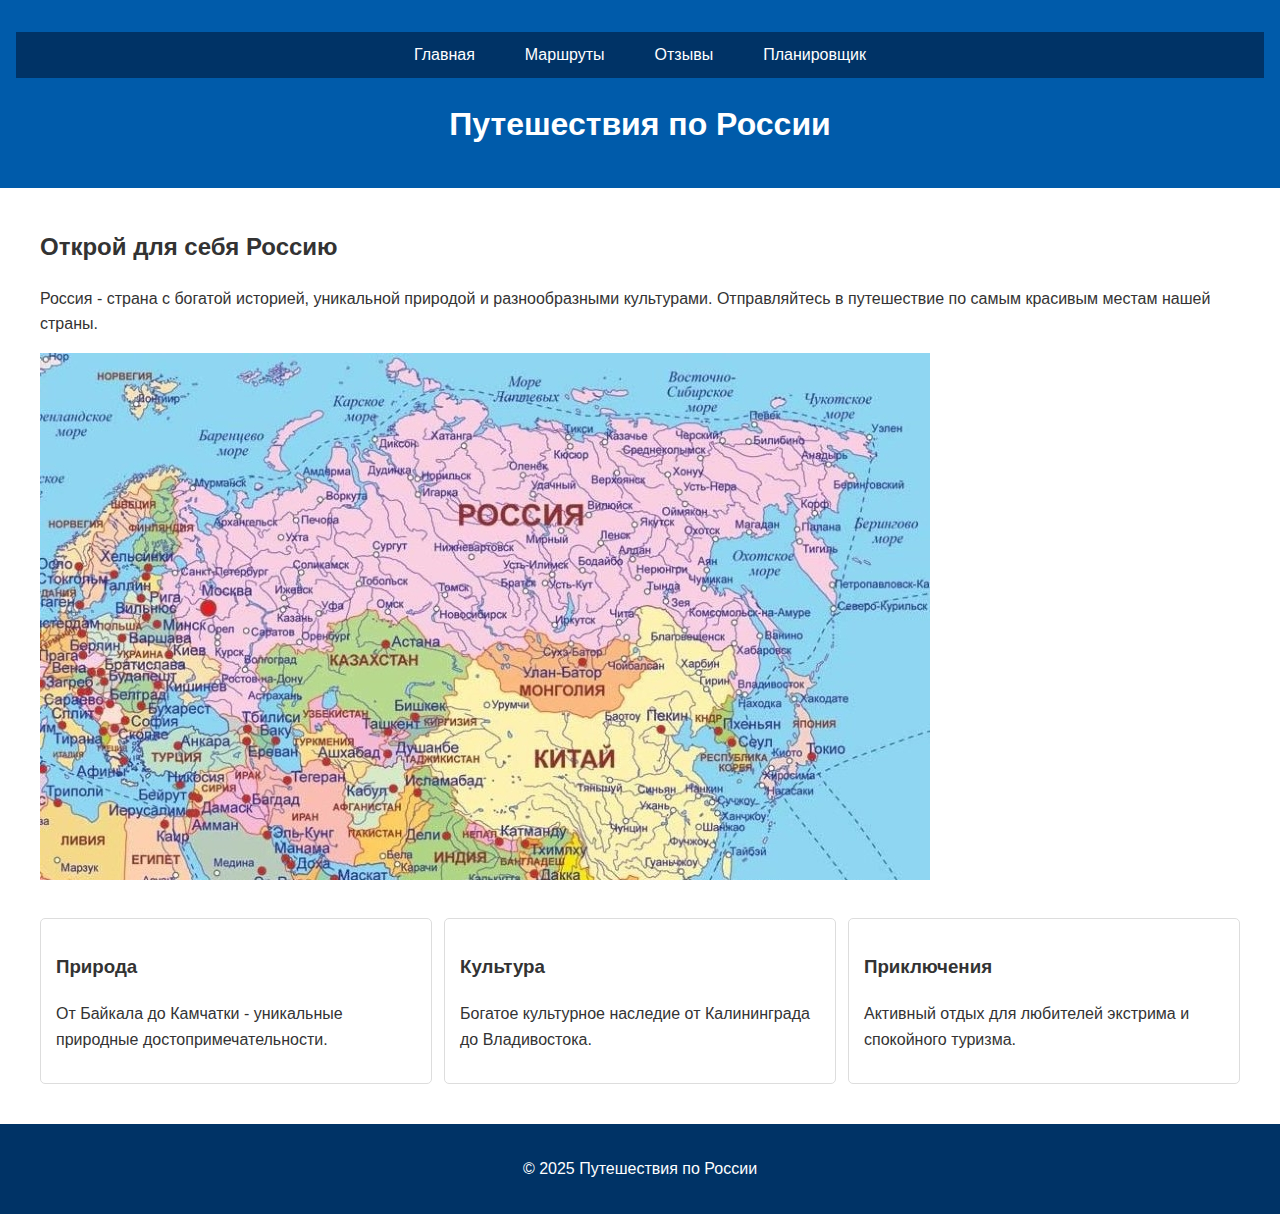
<file: index.html>
<!DOCTYPE html>
<html lang="ru">
<head>
<script>
  if ('serviceWorker' in navigator) {
    window.addEventListener('load', () => {
      navigator.serviceWorker.register('/service-worker.js')
        .then((registration) => {
          console.log('ServiceWorker успешно зарегистрирован!');
        })
        .catch((error) => {
          console.log('Ошибка регистрации ServiceWorker:', error);
        });
    });
  }
</script>
	<link rel="manifest" href="/manifest.json">
	<meta name="theme-color" content="#005baa">
    <meta charset="UTF-8">
    <meta name="viewport" content="width=device-width, initial-scale=1.0">
    <title>Путешествия по России</title>
    <link rel="stylesheet" href="styles.css">
</head>

<body>
    <header>
        <nav>
            <ul>
                <li><a href="index.html">Главная</a></li>
                <li><a href="routes.html">Маршруты</a></li>
                <li><a href="feedback.html">Отзывы</a></li>
                <li><a href="todo.html">Планировщик</a></li>
            </ul>
        </nav>
        <h1>Путешествия по России</h1>
    </header>

    <main>
        <section class="intro">
            <h2>Открой для себя Россию</h2>
            <p>Россия - страна с богатой историей, уникальной природой и разнообразными культурами. Отправляйтесь в путешествие по самым красивым местам нашей страны.</p>
            <img src="images/russia-map.jpg" alt="Карта России">
        </section>

        <section class="features">
            <div class="feature">
                <h3>Природа</h3>
                <p>От Байкала до Камчатки - уникальные природные достопримечательности.</p>
            </div>
            <div class="feature">
                <h3>Культура</h3>
                <p>Богатое культурное наследие от Калининграда до Владивостока.</p>
            </div>
            <div class="feature">
                <h3>Приключения</h3>
                <p>Активный отдых для любителей экстрима и спокойного туризма.</p>
            </div>
        </section>
    </main>

    <footer>
        <p>&copy; 2025 Путешествия по России</p>
    </footer>
</body>
</html>
</file>
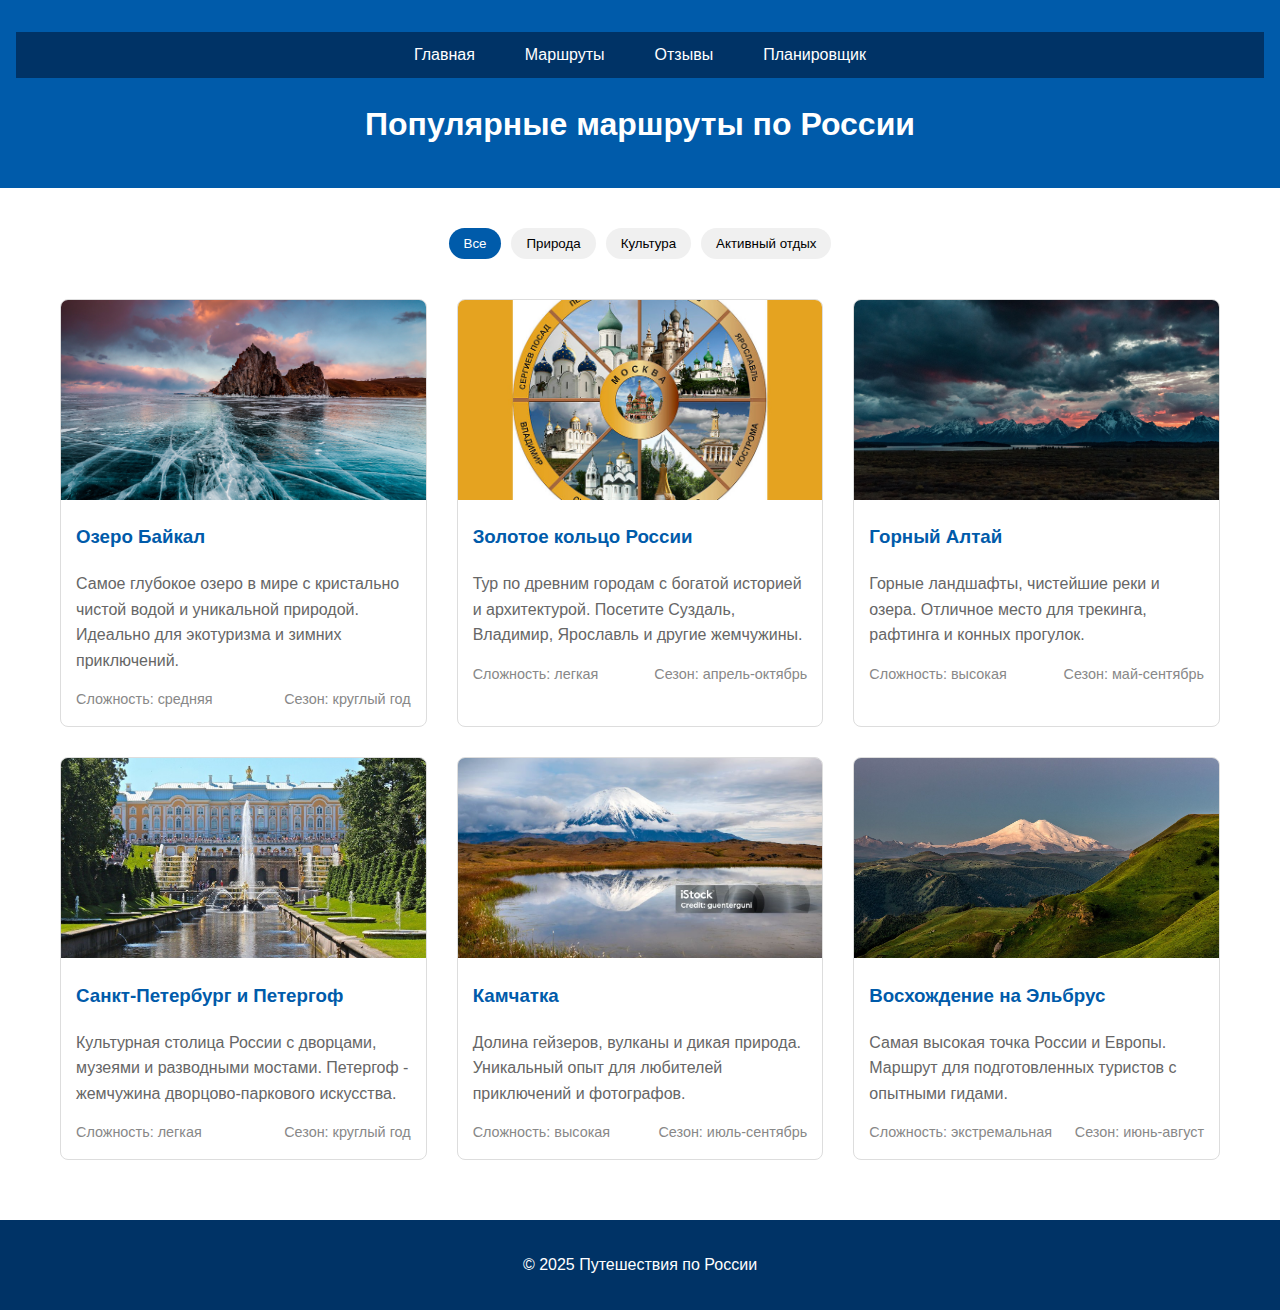
<file: routes.html>
<!DOCTYPE html>
<html lang="ru">
<head><script>
  if ('serviceWorker' in navigator) {
    window.addEventListener('load', () => {
      navigator.serviceWorker.register('/service-worker.js')
        .then((registration) => {
          console.log('ServiceWorker успешно зарегистрирован!');
        })
        .catch((error) => {
          console.log('Ошибка регистрации ServiceWorker:', error);
        });
    });
  }
</script>
	<link rel="manifest" href="/manifest.json">
	<meta name="theme-color" content="#005baa">
    <meta charset="UTF-8">
    <meta name="viewport" content="width=device-width, initial-scale=1.0">
    <title>Популярные маршруты - Путешествия по России</title>
    <link rel="stylesheet" href="styles.css">
    <style>
        .routes-container {
            display: grid;
            grid-template-columns: repeat(auto-fill, minmax(300px, 1fr));
            gap: 30px;
            padding: 20px;
            max-width: 1200px;
            margin: 0 auto;
        }
        
        .route-card {
            border: 1px solid #ddd;
            border-radius: 8px;
            overflow: hidden;
            transition: transform 0.3s ease;
        }
        
        .route-card:hover {
            transform: translateY(-5px);
            box-shadow: 0 10px 20px rgba(0,0,0,0.1);
        }
        
        .route-image {
            width: 100%;
            height: 200px;
            object-fit: cover;
        }
        
        .route-content {
            padding: 15px;
        }
        
        .route-title {
            margin-top: 0;
            color: #005baa;
        }
        
        .route-description {
            color: #666;
            margin-bottom: 15px;
        }
        
        .route-details {
            display: flex;
            justify-content: space-between;
            font-size: 0.9em;
            color: #888;
        }
        
        .filter-controls {
            display: flex;
            justify-content: center;
            gap: 10px;
            margin: 20px 0;
            flex-wrap: wrap;
        }
        
        .filter-btn {
            padding: 8px 15px;
            background: #f0f0f0;
            border: none;
            border-radius: 20px;
            cursor: pointer;
            transition: all 0.3s;
        }
        
        .filter-btn.active {
            background: #005baa;
            color: white;
        }
        
        @media (max-width: 768px) {
            .routes-container {
                grid-template-columns: 1fr;
            }
        }
    </style>
</head>
<body>
    <header>
        <nav>
            <ul>
                <li><a href="index.html">Главная</a></li>
                <li><a href="routes.html">Маршруты</a></li>
                <li><a href="feedback.html">Отзывы</a></li>
                <li><a href="todo.html">Планировщик</a></li>
            </ul>
        </nav>
        <h1>Популярные маршруты по России</h1>
    </header>

    <main>
        <section class="filter-controls">
            <button class="filter-btn active" data-filter="all">Все</button>
            <button class="filter-btn" data-filter="nature">Природа</button>
            <button class="filter-btn" data-filter="culture">Культура</button>
            <button class="filter-btn" data-filter="active">Активный отдых</button>
        </section>

        <div class="routes-container">
            <div class="route-card" data-category="nature">
                <img src="images/baikal.jpg" alt="Озеро Байкал" class="route-image">
                <div class="route-content">
                    <h3 class="route-title">Озеро Байкал</h3>
                    <p class="route-description">Самое глубокое озеро в мире с кристально чистой водой и уникальной природой. Идеально для экотуризма и зимних приключений.</p>
                    <div class="route-details">
                        <span>Сложность: средняя</span>
                        <span>Сезон: круглый год</span>
                    </div>
                </div>
            </div>

            <div class="route-card" data-category="culture">
                <img src="images/golden-ring.jpg" alt="Золотое кольцо" class="route-image">
                <div class="route-content">
                    <h3 class="route-title">Золотое кольцо России</h3>
                    <p class="route-description">Тур по древним городам с богатой историей и архитектурой. Посетите Суздаль, Владимир, Ярославль и другие жемчужины.</p>
                    <div class="route-details">
                        <span>Сложность: легкая</span>
                        <span>Сезон: апрель-октябрь</span>
                    </div>
                </div>
            </div>

            <div class="route-card" data-category="nature active">
                <img src="images/altai.jpg" alt="Алтай" class="route-image">
                <div class="route-content">
                    <h3 class="route-title">Горный Алтай</h3>
                    <p class="route-description">Горные ландшафты, чистейшие реки и озера. Отличное место для трекинга, рафтинга и конных прогулок.</p>
                    <div class="route-details">
                        <span>Сложность: высокая</span>
                        <span>Сезон: май-сентябрь</span>
                    </div>
                </div>
            </div>

            <div class="route-card" data-category="culture">
                <img src="images/peterhof.jpg" alt="Петергоф" class="route-image">
                <div class="route-content">
                    <h3 class="route-title">Санкт-Петербург и Петергоф</h3>
                    <p class="route-description">Культурная столица России с дворцами, музеями и разводными мостами. Петергоф - жемчужина дворцово-паркового искусства.</p>
                    <div class="route-details">
                        <span>Сложность: легкая</span>
                        <span>Сезон: круглый год</span>
                    </div>
                </div>
            </div>

            <div class="route-card" data-category="nature">
                <img src="images/kamchatka.jpg" alt="Камчатка" class="route-image">
                <div class="route-content">
                    <h3 class="route-title">Камчатка</h3>
                    <p class="route-description">Долина гейзеров, вулканы и дикая природа. Уникальный опыт для любителей приключений и фотографов.</p>
                    <div class="route-details">
                        <span>Сложность: высокая</span>
                        <span>Сезон: июль-сентябрь</span>
                    </div>
                </div>
            </div>

            <div class="route-card" data-category="active">
                <img src="images/elbrus.jpg" alt="Эльбрус" class="route-image">
                <div class="route-content">
                    <h3 class="route-title">Восхождение на Эльбрус</h3>
                    <p class="route-description">Самая высокая точка России и Европы. Маршрут для подготовленных туристов с опытными гидами.</p>
                    <div class="route-details">
                        <span>Сложность: экстремальная</span>
                        <span>Сезон: июнь-август</span>
                    </div>
                </div>
            </div>
        </div>
    </main>

    <footer>
        <p>&copy; 2025 Путешествия по России</p>
    </footer>

    <script>
        // Фильтрация маршрутов
        document.addEventListener('DOMContentLoaded', function() {
            const filterBtns = document.querySelectorAll('.filter-btn');
            const routeCards = document.querySelectorAll('.route-card');
            
            filterBtns.forEach(btn => {
                btn.addEventListener('click', function() {
                    // Удаляем активный класс у всех кнопок
                    filterBtns.forEach(b => b.classList.remove('active'));
                    // Добавляем активный класс текущей кнопке
                    this.classList.add('active');
                    
                    const filterValue = this.getAttribute('data-filter');
                    
                    routeCards.forEach(card => {
                        if (filterValue === 'all' || card.getAttribute('data-category').includes(filterValue)) {
                            card.style.display = 'block';
                        } else {
                            card.style.display = 'none';
                        }
                    });
                });
            });
        });
    </script>
</body>
</html>
</file>
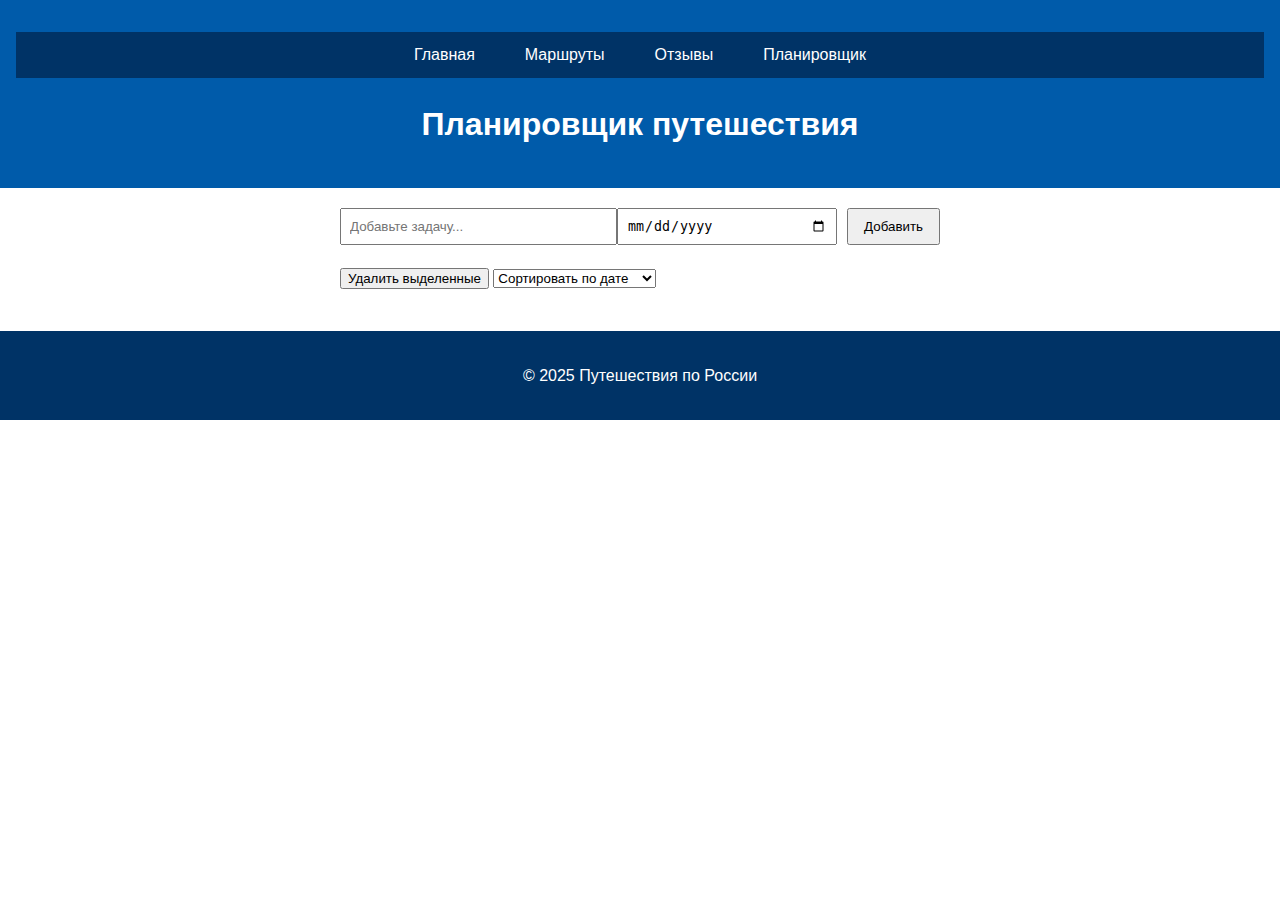
<file: todo.html>
<!DOCTYPE html>
<html lang="ru">
<head>
<script>
  if ('serviceWorker' in navigator) {
    window.addEventListener('load', () => {
      navigator.serviceWorker.register('/service-worker.js')
        .then((registration) => {
          console.log('ServiceWorker успешно зарегистрирован!');
        })
        .catch((error) => {
          console.log('Ошибка регистрации ServiceWorker:', error);
        });
    });
  }
</script>
	<link rel="manifest" href="/manifest.json">
	<meta name="theme-color" content="#005baa">
    <meta charset="UTF-8">
    <meta name="viewport" content="width=device-width, initial-scale=1.0">
    <title>Планировщик путешествия - Путешествия по России</title>
    <link rel="stylesheet" href="styles.css">
    <style>
        .todo-container {
            max-width: 600px;
            margin: 0 auto;
        }
        .task-input {
            display: flex;
            margin-bottom: 20px;
        }
        .task-input input {
            flex-grow: 1;
            padding: 8px;
        }
        .task-input button {
            padding: 8px 15px;
            margin-left: 10px;
        }
        .task-list {
            list-style: none;
            padding: 0;
        }
        .task-item {
            display: flex;
            align-items: center;
            padding: 10px;
            border: 1px solid #ddd;
            margin-bottom: 5px;
            border-radius: 4px;
        }
        .task-item.completed {
            text-decoration: line-through;
            opacity: 0.7;
        }
        .task-checkbox {
            margin-right: 10px;
        }
        .task-date {
            margin-left: 10px;
            font-size: 0.8em;
            color: #666;
        }
        .delete-btn {
            margin-left: auto;
            background: #ff4444;
            color: white;
            border: none;
            padding: 3px 8px;
            border-radius: 3px;
            cursor: pointer;
        }
        .controls {
            margin-top: 20px;
        }
    </style>
</head>
<body>
    <header>
        <nav>
            <ul>
                <li><a href="index.html">Главная</a></li>
                <li><a href="routes.html">Маршруты</a></li>
                <li><a href="feedback.html">Отзывы</a></li>
                <li><a href="todo.html">Планировщик</a></li>
            </ul>
        </nav>
        <h1>Планировщик путешествия</h1>
    </header>

    <main>
        <div class="todo-container">
            <div class="task-input">
                <input type="text" id="taskInput" placeholder="Добавьте задачу...">
                <input type="date" id="taskDate">
                <button onclick="addTask()">Добавить</button>
            </div>
            
            <ul class="task-list" id="taskList"></ul>
            
            <div class="controls">
                <button onclick="deleteSelected()">Удалить выделенные</button>
                <select id="sortSelect" onchange="sortTasks()">
                    <option value="date">Сортировать по дате</option>
                    <option value="name">Сортировать по имени</option>
                </select>
            </div>
        </div>
    </main>

    <footer>
        <p>&copy; 2025 Путешествия по России</p>
    </footer>

    <script>
        // Загрузка задач из localStorage при загрузке страницы
        document.addEventListener('DOMContentLoaded', function() {
            loadTasks();
        });

        // Массив для хранения задач
        let tasks = [];

        // Добавление новой задачи
        function addTask() {
            const taskInput = document.getElementById('taskInput');
            const taskDate = document.getElementById('taskDate');
            
            if (taskInput.value.trim() === '') return;
            
            const newTask = {
                id: Date.now(),
                text: taskInput.value.trim(),
                date: taskDate.value,
                completed: false,
                selected: false
            };
            
            tasks.push(newTask);
            saveTasks();
            renderTasks();
            
            taskInput.value = '';
            taskDate.value = '';
        }

        // Отображение задач
        function renderTasks() {
            const taskList = document.getElementById('taskList');
            taskList.innerHTML = '';
            
            tasks.forEach(task => {
                const li = document.createElement('li');
                li.className = 'task-item' + (task.completed ? ' completed' : '');
                
                li.innerHTML = `
                    <input type="checkbox" class="task-checkbox" ${task.selected ? 'checked' : ''} 
                        onchange="toggleSelect(${task.id})">
                    <span onclick="toggleComplete(${task.id})">${task.text}</span>
                    <span class="task-date">${task.date || 'Без даты'}</span>
                    <button class="delete-btn" onclick="deleteTask(${task.id})">×</button>
                `;
                
                taskList.appendChild(li);
            });
        }

        // Переключение статуса выполнения задачи
        function toggleComplete(id) {
            tasks = tasks.map(task => 
                task.id === id ? {...task, completed: !task.completed} : task
            );
            saveTasks();
            renderTasks();
        }

        // Переключение выделения задачи
        function toggleSelect(id) {
            tasks = tasks.map(task => 
                task.id === id ? {...task, selected: !task.selected} : task
            );
            saveTasks();
        }

        // Удаление задачи
        function deleteTask(id) {
            tasks = tasks.filter(task => task.id !== id);
            saveTasks();
            renderTasks();
        }

        // Удаление выделенных задач
        function deleteSelected() {
            tasks = tasks.filter(task => !task.selected);
            saveTasks();
            renderTasks();
        }

        // Сортировка задач
        function sortTasks() {
            const sortBy = document.getElementById('sortSelect').value;
            
            if (sortBy === 'date') {
                tasks.sort((a, b) => (a.date || '').localeCompare(b.date || ''));
            } else {
                tasks.sort((a, b) => a.text.localeCompare(b.text));
            }
            
            renderTasks();
        }

        // Сохранение задач в localStorage
        function saveTasks() {
            localStorage.setItem('travelTasks', JSON.stringify(tasks));
        }

        // Загрузка задач из localStorage
        function loadTasks() {
            const savedTasks = localStorage.getItem('travelTasks');
            if (savedTasks) {
                tasks = JSON.parse(savedTasks);
                renderTasks();
            }
        }
    </script>
</body>
</html>
</file>
<file: styles.css>
/* Общие стили */
body {
    font-family: 'Arial', sans-serif;
    line-height: 1.6;
    margin: 0;
    padding: 0;
    color: #333;
}

header {
    background: #005baa;
    color: white;
    padding: 1rem;
    text-align: center;
}

nav ul {
    list-style: none;
    padding: 0;
    display: flex;
    justify-content: center;
    background: #003366;
}

nav ul li {
    margin: 0 15px;
}

nav ul li a {
    color: white;
    text-decoration: none;
    padding: 10px;
    display: block;
}

nav ul li a:hover {
    background: #004080;
}

main {
    padding: 20px;
    max-width: 1200px;
    margin: 0 auto;
}

.features {
    display: flex;
    justify-content: space-between;
    margin-top: 30px;
}

.feature {
    flex-basis: 30%;
    padding: 15px;
    border: 1px solid #ddd;
    border-radius: 5px;
}

footer {
    background: #003366;
    color: white;
    text-align: center;
    padding: 1rem;
    margin-top: 20px;
}

/* Стили для других страниц будут дополнены */
</file>
